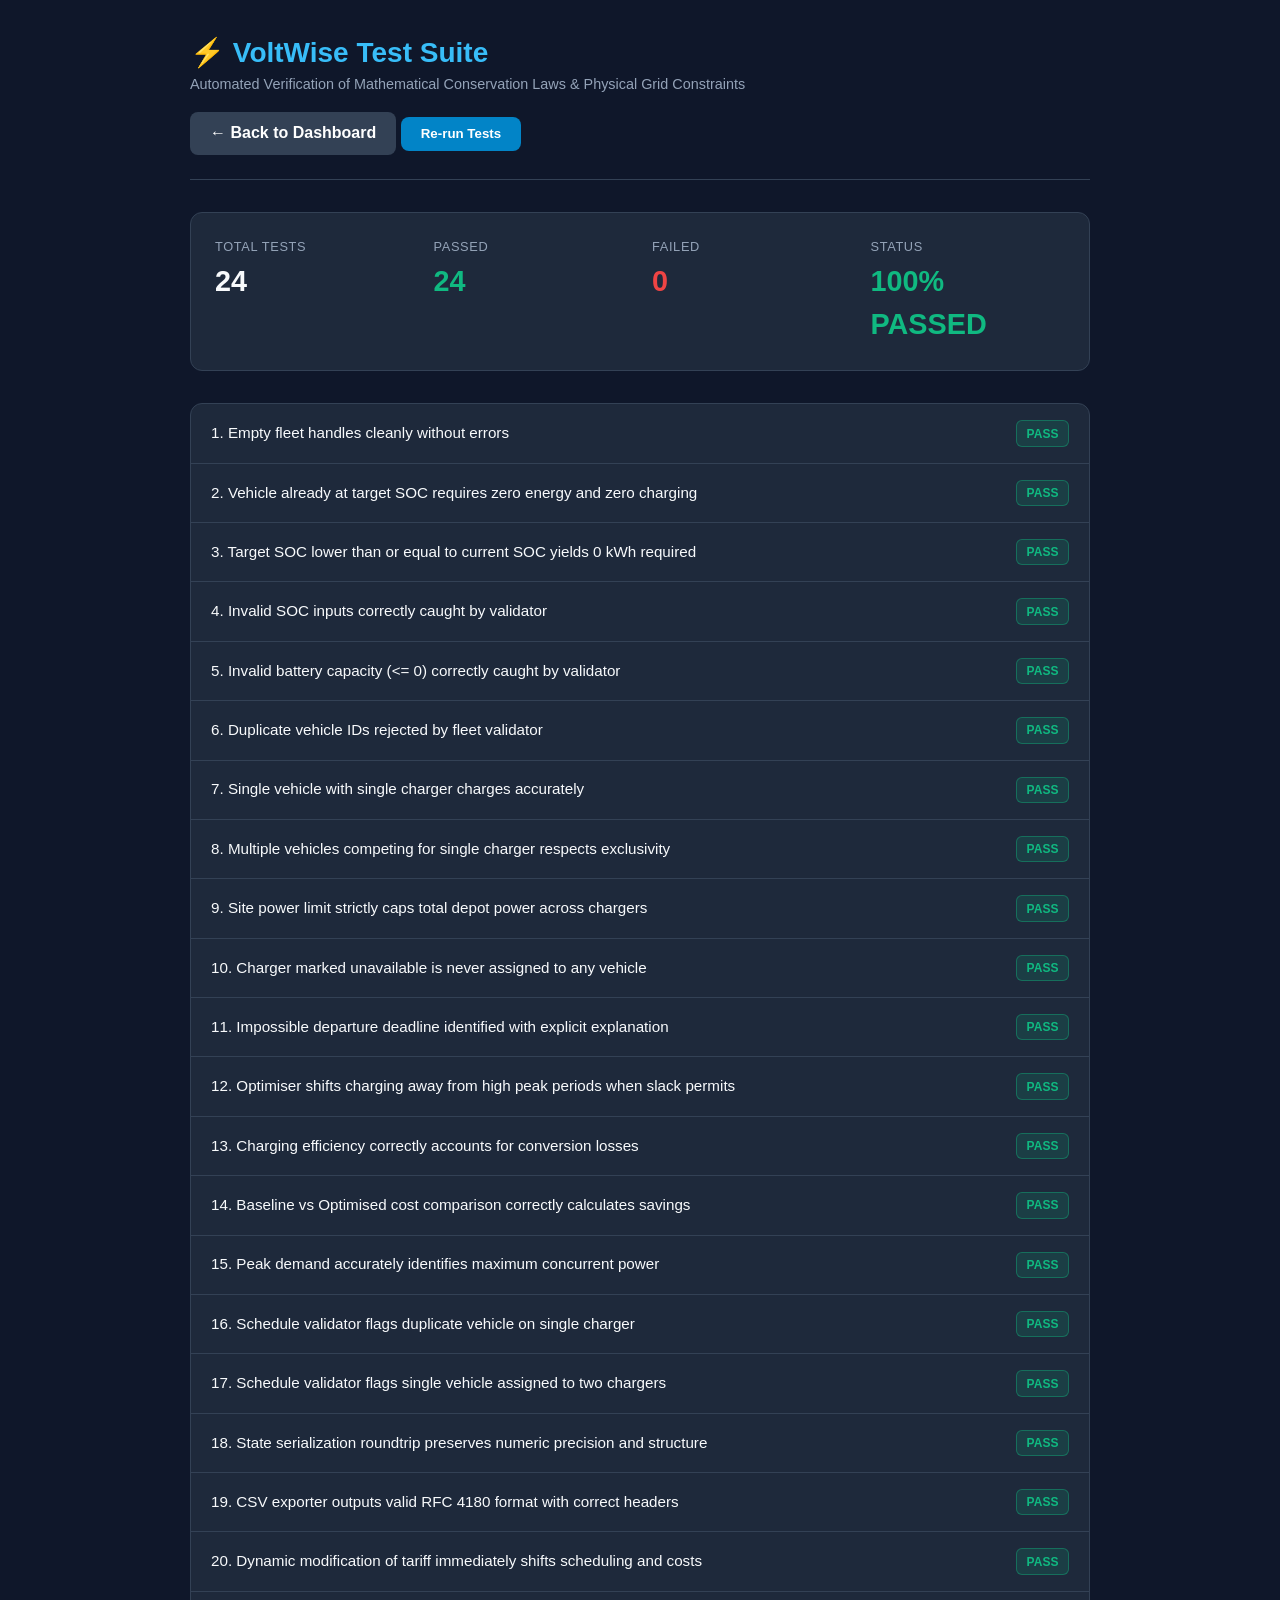
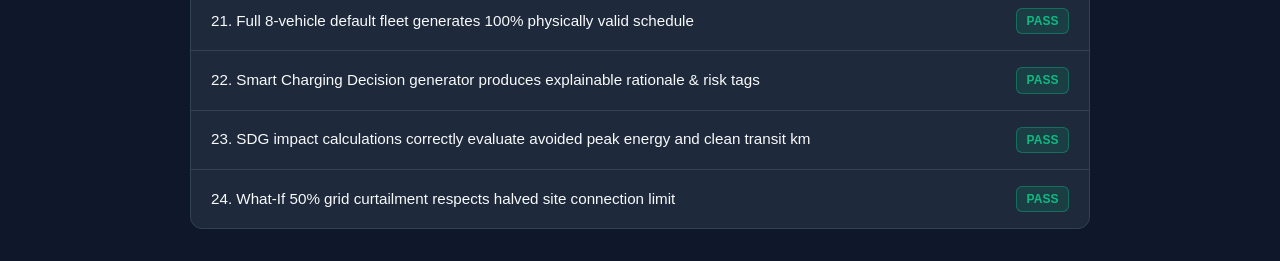
<file: tests.html>
<!DOCTYPE html>
<html lang="en">
<head>
  <meta charset="UTF-8">
  <meta name="viewport" content="width=device-width, initial-scale=1.0">
  <title>VoltWise - Automated Verification & Test Suite</title>
  <style>
    :root {
      --bg: #0f172a;
      --card-bg: #1e293b;
      --text: #f8fafc;
      --text-muted: #94a3b8;
      --pass: #10b981;
      --fail: #ef4444;
      --amber: #f59e0b;
      --border: #334155;
    }
    * { box-sizing: border-box; margin: 0; padding: 0; }
    body {
      font-family: -apple-system, BlinkMacSystemFont, "Segoe UI", Roboto, "Helvetica Neue", Arial, sans-serif;
      background: var(--bg);
      color: var(--text);
      line-height: 1.5;
      padding: 2rem 1rem;
    }
    .container {
      max-width: 900px;
      margin: 0 auto;
    }
    header {
      margin-bottom: 2rem;
      border-bottom: 1px solid var(--border);
      padding-bottom: 1.5rem;
      display: flex;
      justify-content: space-between;
      align-items: center;
      flex-wrap: wrap;
      gap: 1rem;
    }
    h1 {
      font-size: 1.75rem;
      display: flex;
      align-items: center;
      gap: 0.5rem;
      color: #38bdf8;
    }
    .badge-status {
      display: inline-block;
      padding: 0.25rem 0.75rem;
      border-radius: 9999px;
      font-size: 0.85rem;
      font-weight: 600;
      background: rgba(16, 185, 129, 0.2);
      color: var(--pass);
      border: 1px solid var(--pass);
    }
    .summary-card {
      background: var(--card-bg);
      border: 1px solid var(--border);
      border-radius: 12px;
      padding: 1.5rem;
      margin-bottom: 2rem;
      display: grid;
      grid-template-columns: repeat(auto-fit, minmax(180px, 1fr));
      gap: 1.5rem;
    }
    .stat-label {
      font-size: 0.8rem;
      text-transform: uppercase;
      letter-spacing: 0.05em;
      color: var(--text-muted);
    }
    .stat-val {
      font-size: 1.8rem;
      font-weight: 700;
      margin-top: 0.25rem;
    }
    .test-list {
      background: var(--card-bg);
      border: 1px solid var(--border);
      border-radius: 12px;
      overflow: hidden;
    }
    .test-item {
      padding: 1rem 1.25rem;
      border-bottom: 1px solid var(--border);
      display: flex;
      justify-content: space-between;
      align-items: center;
      gap: 1rem;
    }
    .test-item:last-child { border-bottom: none; }
    .test-name {
      font-size: 0.95rem;
      font-weight: 500;
    }
    .test-badge {
      padding: 0.2rem 0.6rem;
      border-radius: 6px;
      font-size: 0.75rem;
      font-weight: 700;
      text-transform: uppercase;
    }
    .badge-pass {
      background: rgba(16, 185, 129, 0.15);
      color: var(--pass);
      border: 1px solid rgba(16, 185, 129, 0.4);
    }
    .badge-fail {
      background: rgba(239, 68, 68, 0.15);
      color: var(--fail);
      border: 1px solid rgba(239, 68, 68, 0.4);
    }
    .actions {
      display: flex;
      gap: 1rem;
      margin-top: 2rem;
    }
    .btn {
      padding: 0.6rem 1.25rem;
      border-radius: 8px;
      font-weight: 600;
      cursor: pointer;
      text-decoration: none;
      display: inline-flex;
      align-items: center;
      gap: 0.5rem;
      border: none;
    }
    .btn-primary {
      background: #0284c7;
      color: white;
    }
    .btn-secondary {
      background: #334155;
      color: white;
    }
  </style>
</head>
<body>
  <div class="container">
    <header>
      <div>
        <h1>⚡ VoltWise Test Suite</h1>
        <p style="color: var(--text-muted); font-size: 0.9rem;">Automated Verification of Mathematical Conservation Laws & Physical Grid Constraints</p>
      </div>
      <div>
        <a href="index.html" class="btn btn-secondary">← Back to Dashboard</a>
        <button class="btn btn-primary" onclick="window.location.reload()">Re-run Tests</button>
      </div>
    </header>

    <div class="summary-card" id="summaryCard">
      <div>
        <div class="stat-label">Total Tests</div>
        <div class="stat-val" id="totalCount">-</div>
      </div>
      <div>
        <div class="stat-label">Passed</div>
        <div class="stat-val" style="color: var(--pass);" id="passedCount">-</div>
      </div>
      <div>
        <div class="stat-label">Failed</div>
        <div class="stat-val" style="color: var(--fail);" id="failedCount">-</div>
      </div>
      <div>
        <div class="stat-label">Status</div>
        <div class="stat-val" style="color: var(--pass);" id="overallStatus">Verifying...</div>
      </div>
    </div>

    <div class="test-list" id="testList">
      <!-- Populated dynamically by tests.js -->
    </div>
  </div>

  <script src="engine.js"></script>
  <script src="tests.js"></script>
  <script>
    // Render browser test results
    if (window.VoltWiseTestResults) {
      const data = window.VoltWiseTestResults;
      document.getElementById('totalCount').textContent = data.totalCount;
      document.getElementById('passedCount').textContent = data.passedCount;
      document.getElementById('failedCount').textContent = data.failedCount;
      
      const statusEl = document.getElementById('overallStatus');
      if (data.failedCount === 0) {
        statusEl.textContent = '100% PASSED';
        statusEl.style.color = 'var(--pass)';
      } else {
        statusEl.textContent = `${data.failedCount} FAILURES`;
        statusEl.style.color = 'var(--fail)';
      }

      const listEl = document.getElementById('testList');
      listEl.innerHTML = '';
      data.results.forEach(t => {
        const item = document.createElement('div');
        item.className = 'test-item';
        item.innerHTML = `
          <div class="test-name">${t.name} ${t.error ? `<div style="color: var(--fail); font-size: 0.85rem; margin-top: 0.25rem;">${t.error}</div>` : ''}</div>
          <span class="test-badge ${t.passed ? 'badge-pass' : 'badge-fail'}">${t.passed ? 'PASS' : 'FAIL'}</span>
        `;
        listEl.appendChild(item);
      });
    }
  </script>
</body>
</html>
</file>
